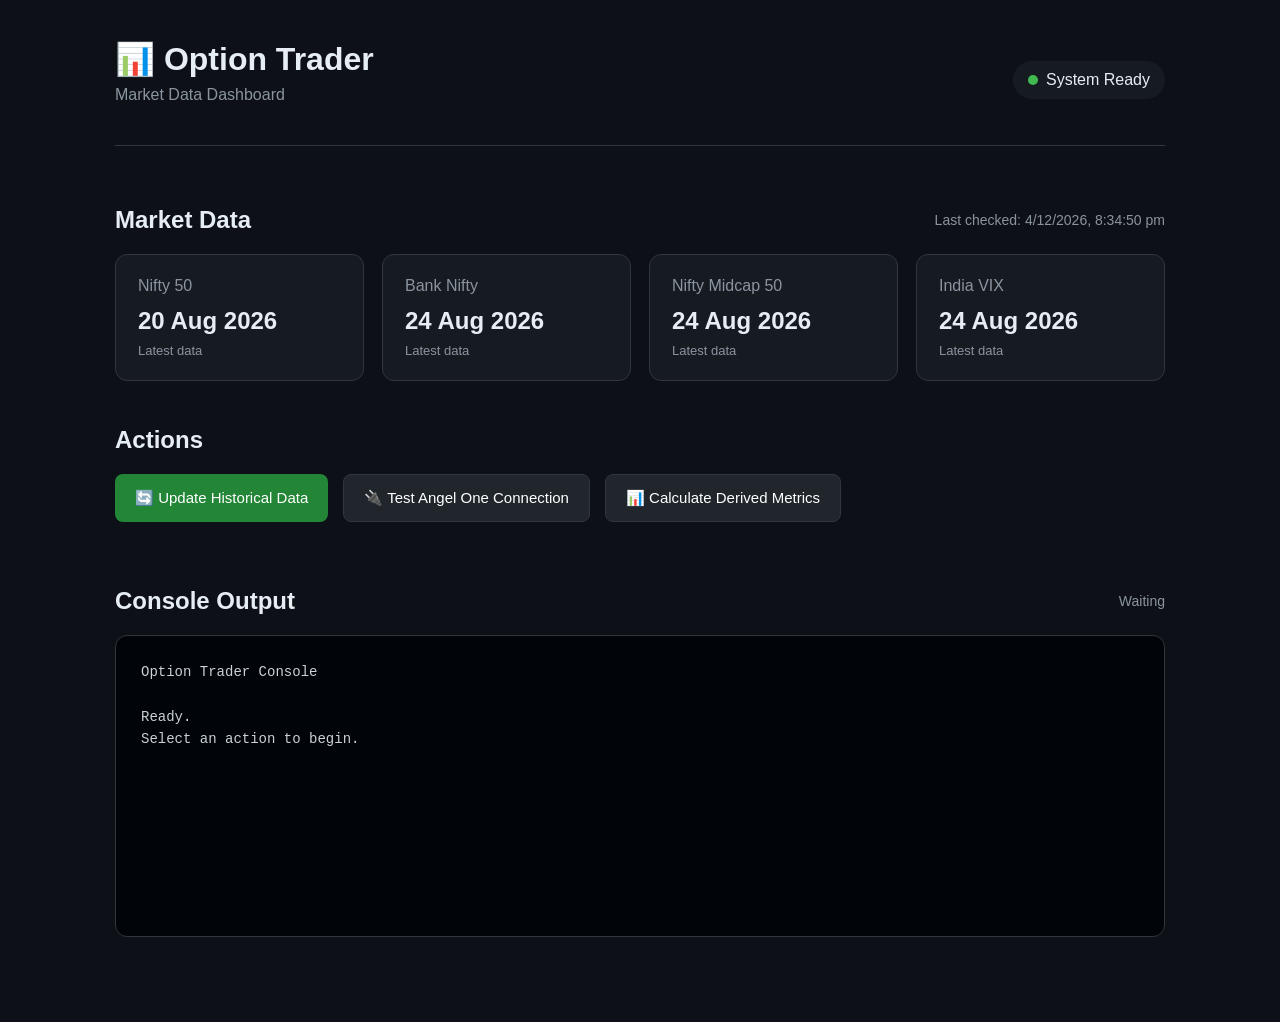
<file: index.html>
<!DOCTYPE html>
<html lang="en">

<head>

    <meta charset="UTF-8">

    <meta
        name="viewport"
        content="width=device-width, initial-scale=1.0"
    >

    <title>Option Trader Dashboard</title>

    <link
        rel="stylesheet"
        href="style.css"
    >

</head>


<body>

<div class="container">


    <!-- HEADER -->

    <header>

        <div>

            <h1>
                📊 Option Trader
            </h1>

            <p>
                Market Data Dashboard
            </p>

        </div>


        <div class="status">

            <span
                class="status-dot"
            ></span>

            <span id="systemStatus">
                System Ready
            </span>

        </div>

    </header>


    <!-- MARKET DATA -->

    <section>

        <div class="section-header">

            <h2>
                Market Data
            </h2>

            <span
                class="last-update"
                id="lastChecked"
            >
                Last checked: —
            </span>

        </div>


        <div class="cards">


            <div class="card">

                <div class="card-title">
                    Nifty 50
                </div>

                <div
                    class="date"
                    id="nifty50Date"
                >
                    —
                </div>

                <div class="label">
                    Latest data
                </div>

            </div>


            <div class="card">

                <div class="card-title">
                    Bank Nifty
                </div>

                <div
                    class="date"
                    id="bankNiftyDate"
                >
                    —
                </div>

                <div class="label">
                    Latest data
                </div>

            </div>


            <div class="card">

                <div class="card-title">
                    Nifty Midcap 50
                </div>

                <div
                    class="date"
                    id="midcapDate"
                >
                    —
                </div>

                <div class="label">
                    Latest data
                </div>

            </div>


            <div class="card">

                <div class="card-title">
                    India VIX
                </div>

                <div
                    class="date"
                    id="vixDate"
                >
                    —
                </div>

                <div class="label">
                    Latest data
                </div>

            </div>


        </div>

    </section>


    <!-- ACTIONS -->

    <section>

        <h2>
            Actions
        </h2>


        <div class="actions">

            <button
                id="updateDataBtn"
                class="primary-btn"
            >
                🔄 Update Historical Data
            </button>


            <button
                id="testConnectionBtn"
                class="secondary-btn"
            >
                🔌 Test Angel One Connection
            </button>

            <button
                id="calculateMetricsBtn"
                class="secondary-btn"
            >
                📊 Calculate Derived Metrics
            </button>

        </div>

    </section>


    <!-- CONSOLE -->

    <section>

        <div class="section-header">

            <h2>
                Console Output
            </h2>


            <span
                class="console-status"
                id="consoleStatus"
            >
                Waiting
            </span>

        </div>


        <div class="console-card">

            <pre id="consoleOutput">Option Trader Console

Ready.
Select an action to begin.</pre>

        </div>

    </section>


</div>


<script src="app.js"></script>

</body>

</html>
</file>
<file: style.css>
* {
    box-sizing: border-box;
}


body {

    margin: 0;

    font-family:
        Arial,
        sans-serif;

    background: #0d1117;

    color: #e6edf3;

}


.container {

    max-width: 1100px;

    margin: auto;

    padding:
        40px
        25px;

}


/* HEADER */

header {

    display: flex;

    justify-content:
        space-between;

    align-items:
        center;

    border-bottom:
        1px solid #30363d;

    padding-bottom:
        25px;

    margin-bottom:
        40px;

}


h1 {

    margin: 0;

    font-size: 32px;

}


header p {

    margin-top: 8px;

    color: #8b949e;

}


.status {

    display: flex;

    align-items: center;

    gap: 8px;

    background: #161b22;

    padding:
        10px
        15px;

    border-radius:
        20px;

}


.status-dot {

    width: 10px;

    height: 10px;

    background: #3fb950;

    border-radius: 50%;

}


/* SECTIONS */

section {

    margin-bottom:
        45px;

}


h2 {

    margin-bottom:
        20px;

}


.section-header {

    display: flex;

    justify-content:
        space-between;

    align-items:
        center;

    gap: 20px;

}


.last-update {

    color: #8b949e;

    font-size: 14px;

}


/* DATA CARDS */

.cards {

    display: grid;

    grid-template-columns:
        repeat(
            auto-fit,
            minmax(220px, 1fr)
        );

    gap: 18px;

}


.card {

    background: #161b22;

    border:
        1px solid #30363d;

    border-radius:
        12px;

    padding: 22px;

}


.card-title {

    color: #8b949e;

    margin-bottom: 12px;

}


.date {

    font-size: 24px;

    font-weight: bold;

}


.label {

    margin-top: 8px;

    font-size: 13px;

    color: #8b949e;

}


/* BUTTONS */

.actions {

    display: flex;

    gap: 15px;

    flex-wrap: wrap;

}


button {

    border: none;

    border-radius: 8px;

    padding:
        14px
        20px;

    font-size: 15px;

    cursor: pointer;

    transition: 0.2s;

}


button:hover:not(:disabled) {

    transform:
        translateY(-2px);

}


button:disabled {

    opacity: 0.6;

    cursor:
        not-allowed;

}


.primary-btn {

    background: #238636;

    color: white;

}


.secondary-btn {

    background: #21262d;

    border:
        1px solid #30363d;

    color: white;

}


/* CONSOLE */

.console-status {

    color: #8b949e;

    font-size: 14px;

}


.console-card {

    background: #010409;

    border:
        1px solid #30363d;

    border-radius:
        12px;

    overflow: hidden;

}


#consoleOutput {

    margin: 0;

    padding: 25px;

    min-height: 300px;

    max-height: 600px;

    overflow-y: auto;

    white-space:
        pre-wrap;

    word-break:
        break-word;

    font-family:
        "SFMono-Regular",
        Consolas,
        "Liberation Mono",
        monospace;

    font-size: 14px;

    line-height: 1.6;

    color: #c9d1d9;

}


/* MOBILE */

@media (max-width: 600px) {

    .container {

        padding:
            25px
            15px;

    }


    header {

        align-items:
            flex-start;

        flex-direction:
            column;

        gap: 15px;

    }


    h1 {

        font-size: 26px;

    }


    .section-header {

        align-items:
            flex-start;

        flex-direction:
            column;

        gap: 5px;

    }


    button {

        width: 100%;

    }

}
</file>
